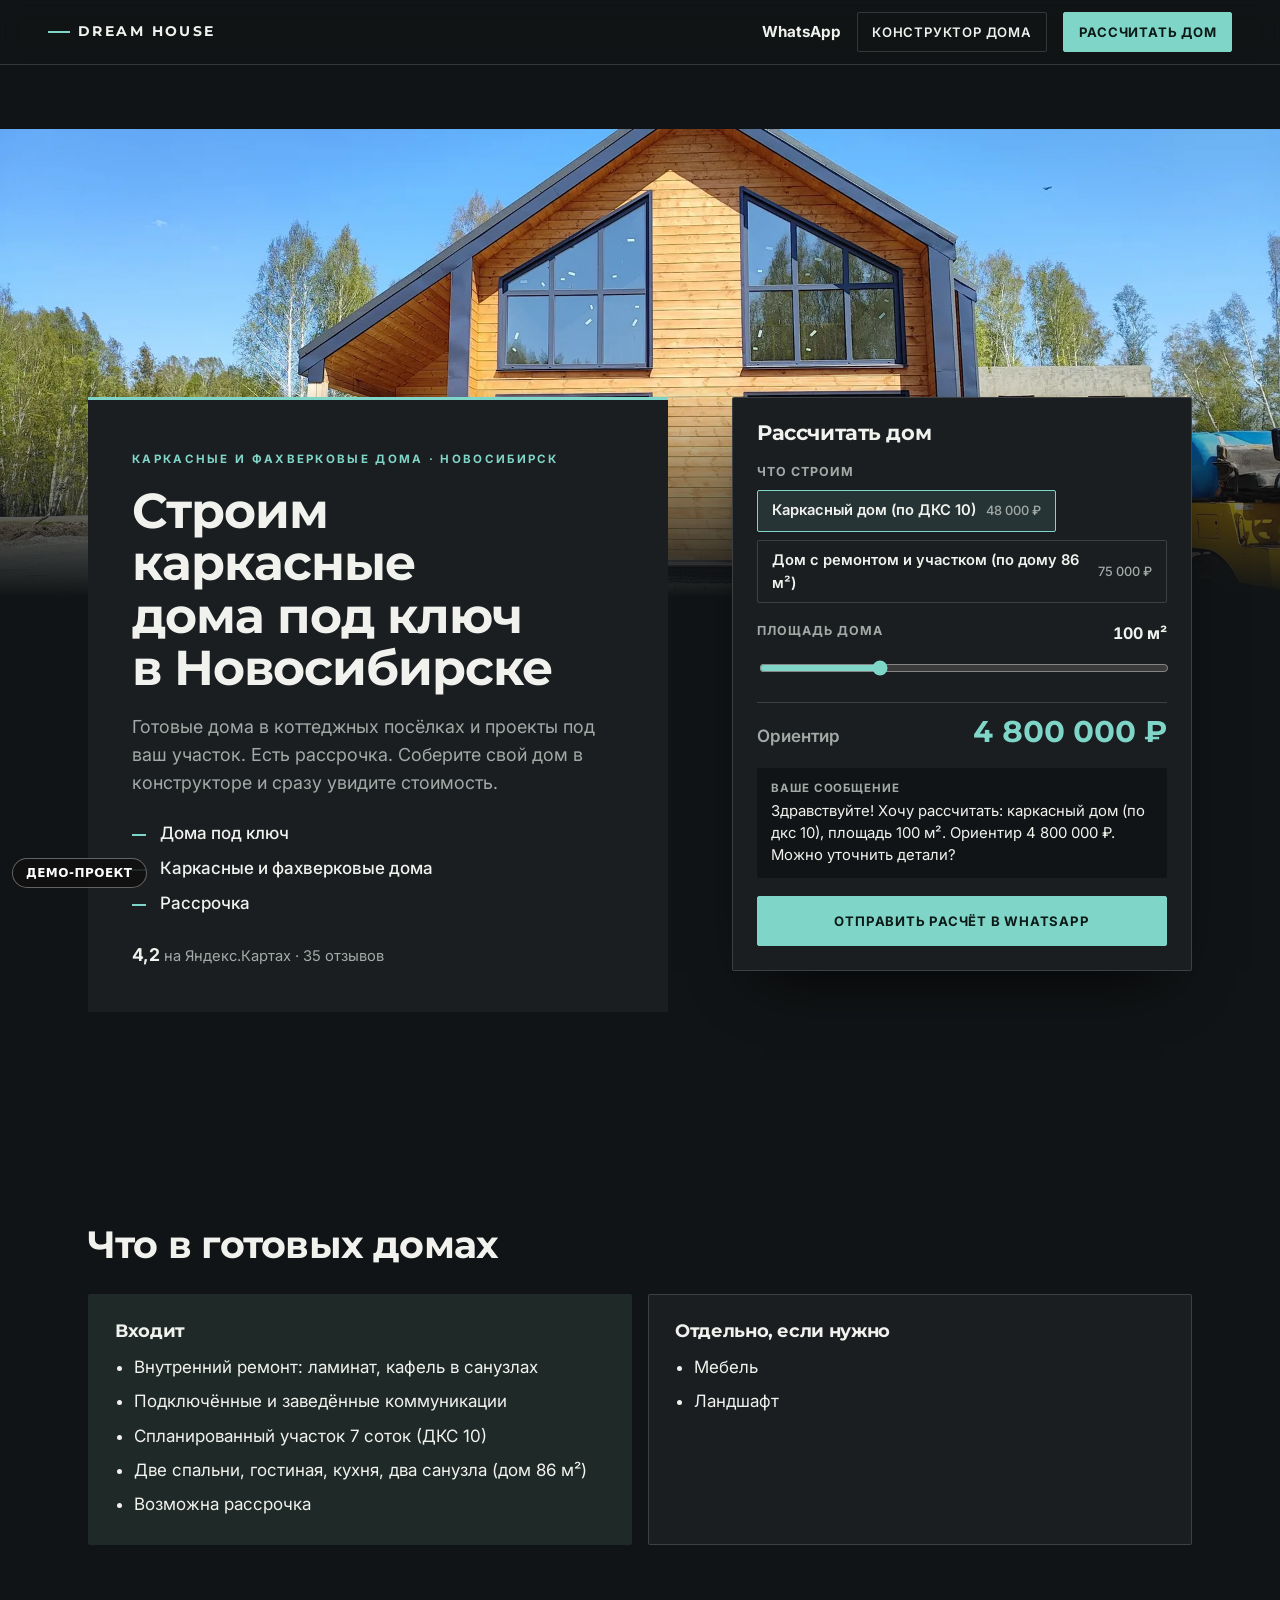
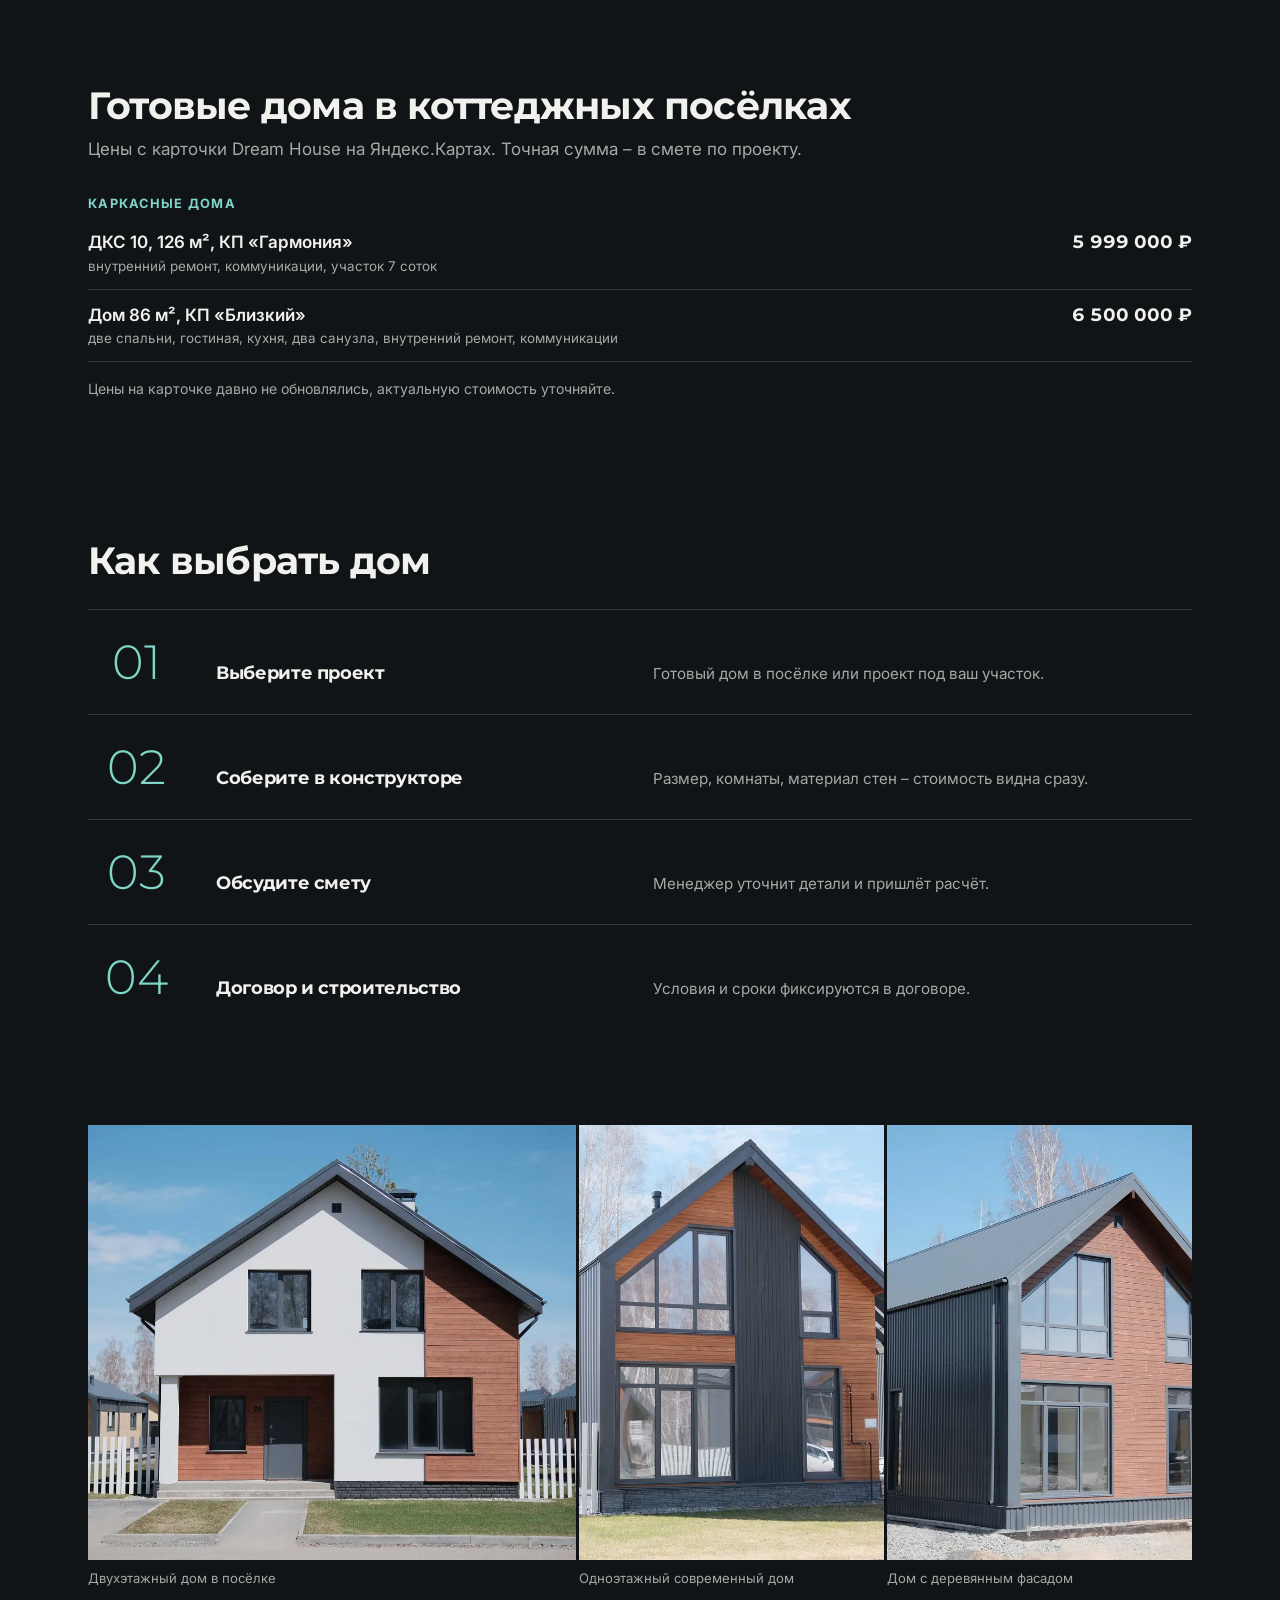
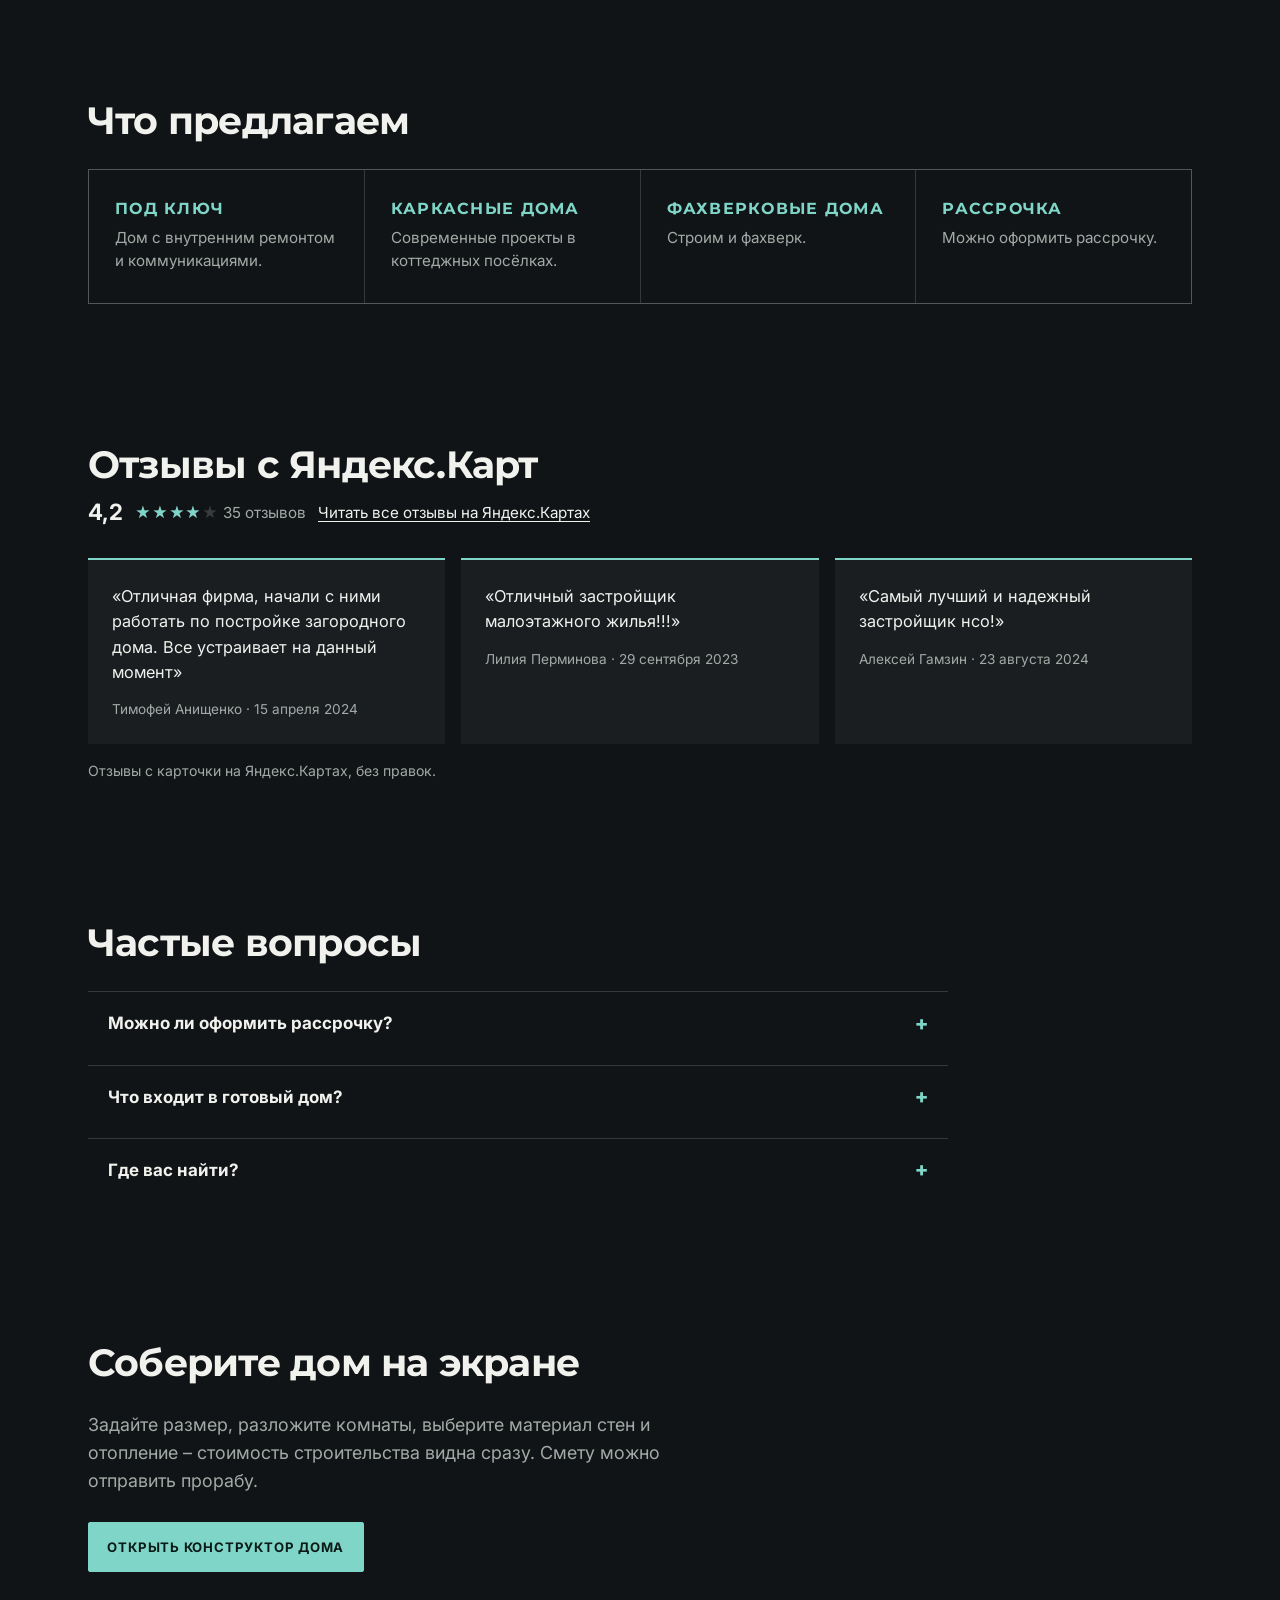
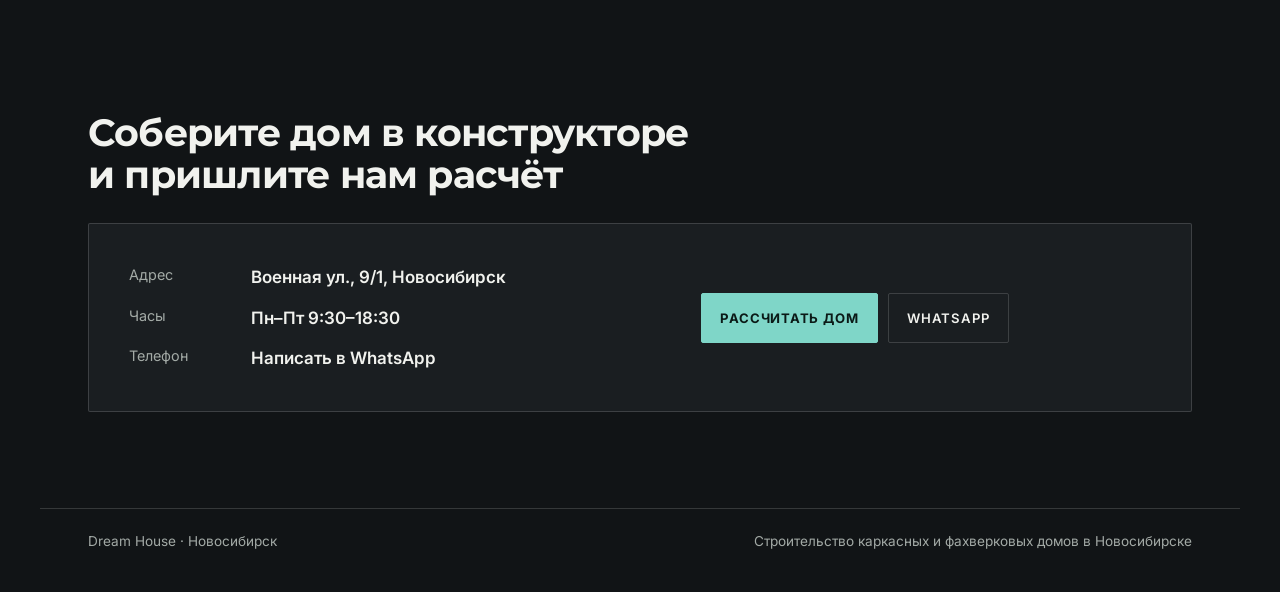
<file: index.html>
<!doctype html>
<html lang="ru">
<head>
<meta charset="utf-8">
<meta name="robots" content="noindex, nofollow" data-publish>
<meta name="viewport" content="width=device-width, initial-scale=1, viewport-fit=cover">
<title>Dream House · Строительство каркасных домов и коттеджей</title>
<meta name="description" content="Готовые дома в коттеджных посёлках и проекты под ваш участок. Есть рассрочка. Соберите свой дом в конструкторе и сразу увидите стоимость.">
<meta property="og:type" content="website">
<meta property="og:title" content="Строим каркасные дома под ключ в Новосибирске">
<meta property="og:description" content="Готовые дома в коттеджных посёлках и проекты под ваш участок. Есть рассрочка. Соберите свой дом в конструкторе и сразу увидите стоимость.">
<meta property="og:image" content="assets/hero.webp">
<link rel="preload" as="image" href="assets/hero.webp" fetchpriority="high">
<link rel="icon" href="data:image/svg+xml,%3Csvg xmlns=%27http://www.w3.org/2000/svg%27 viewBox=%270 0 32 32%27%3E%3Crect x=%276%27 y=%276%27 width=%2720%27 height=%2720%27 rx=%275%27 fill=%27%238f5626%27/%3E%3C/svg%3E">
<link rel="preconnect" href="https://fonts.googleapis.com">
<link rel="preconnect" href="https://fonts.gstatic.com" crossorigin>
<link href="https://fonts.googleapis.com/css2?family=Montserrat:wght@300;600;700&family=Inter:wght@400;500;600&display=swap" rel="stylesheet">
<style>
:root { --c-canvas: #e7e9e6; --c-surface: #f5f6f4; --c-ink: #1c2226; --c-ink-soft: #5a6269; --c-accent: #8f5626; --c-accent-ink: #fbf3e8; --c-accent-deep: #8f5626; --f-display: "Geologica", "Arial", system-ui, sans-serif; --f-text: "IBM Plex Sans", "Segoe UI", system-ui, sans-serif; --h1k: 1; }
</style>
<link rel="stylesheet" href="style-prod.css">
<link rel="stylesheet" href="hallmark.css">
</head>
<body class="s-prod" id="top" data-wa="79913773388" data-tg="" data-max=""><!--hm-demo-start--><div class="hm-demo-plate" title="Пример сайта: это демо-проект, а не официальный сайт компании">Демо-проект</div><style>.hm-demo-plate{position:fixed;left:12px;bottom:12px;z-index:2147483000;font:600 12px/1 system-ui,-apple-system,"Segoe UI",sans-serif;letter-spacing:.04em;text-transform:uppercase;color:#fff;background:rgba(17,17,17,.88);border:1px solid rgba(255,255,255,.35);border-radius:999px;padding:8px 13px;pointer-events:none}@media(max-width:640px){.hm-demo-plate{bottom:88px;left:10px;font-size:11px;padding:7px 11px}}</style><!--hm-demo-end-->
<header class="s-bar" data-s-bar>
  <a class="s-bar__brand" href="#top"><i aria-hidden="true"></i>Dream House</a>
  <div class="s-bar__right">
    <a class="s-bar__tel" data-s-msg="whatsapp" href="#">WhatsApp</a>
    <a class="s-btn s-btn--ghost s-btn--sm" href="kalkulyator.html">Конструктор дома</a>
    <a class="s-btn s-btn--sm" href="#widget">Рассчитать дом</a>
  </div>
</header>
<main>
  <section class="s-hero">
    <div class="s-hero__text">
      <p class="s-eyebrow">Каркасные и фахверковые дома · Новосибирск</p>
      <h1>Строим каркасные дома под ключ в Новосибирске</h1>
      <p class="s-lead">Готовые дома в коттеджных посёлках и проекты под ваш участок. Есть рассрочка. Соберите свой дом в конструкторе и сразу увидите стоимость.</p>
      <ul class="s-ticks"><li>Дома под ключ</li><li>Каркасные и фахверковые дома</li><li>Рассрочка</li></ul>
      <p class="s-rating"><b>4,2</b> на Яндекс.Картах · 35 отзывов</p>
      <figure class="s-hero__photo"><img class="" src="assets/hero.webp" alt="Современный каркасный дом с деревянным фасадом и панорамными окнами" loading="lazy" decoding="async"></figure>
    </div>
    <div class="s-hero__widget" id="widget"><form class="s-widget" data-s-calc data-base="0" data-min="0" data-min-note="минимальный заказ" data-per="{&quot;kind&quot;:&quot;area&quot;}" data-message="Здравствуйте! Хочу рассчитать: {выбор}. Ориентир {итого}. Можно уточнить детали?" onsubmit="return false">
      <h2 class="s-widget__title">Рассчитать дом</h2>
      <fieldset><legend>Что строим</legend><div class="s-chips"><label class="s-chip"><input type="radio" name="kind" value="0" data-label="Каркасный дом (по ДКС 10)" data-price="48000" checked><span>Каркасный дом (по ДКС 10)</span><small class="s-chip__p">48 000 ₽</small></label><label class="s-chip"><input type="radio" name="kind" value="1" data-label="Дом с ремонтом и участком (по дому 86 м²)" data-price="75000"><span>Дом с ремонтом и участком (по дому 86 м²)</span><small class="s-chip__p">75 000 ₽</small></label></div></fieldset>
      <div class="s-range"><label for="f-area"><span>Площадь дома</span><b><output data-s-out="area">100</output> м²</b></label>
      <input id="f-area" type="range" name="area" min="60" max="200" step="2" value="100" data-price="0" data-label="Площадь" data-unit="м²"></div>
      <p class="s-total"><span>Ориентир</span><b data-s-total>–</b></p>
      <div class="s-bubble" aria-live="polite"><span class="s-bubble__label">Ваше сообщение</span><p data-s-bubble></p></div>
      <div class="s-send">
        <a class="s-btn s-btn--wide" data-s-msg="whatsapp" href="#">Отправить расчёт в WhatsApp</a>
        
      </div>
      <p class="s-send__note" data-s-copied hidden>Текст скопирован – вставьте его в чат.</p>
      
    </form></div>
    <figure class="s-hero__bg" aria-hidden="true"><img class="" src="assets/hero.webp" alt="Современный каркасный дом с деревянным фасадом и панорамными окнами" decoding="async" fetchpriority="high"></figure>
  </section>

  <section class="s-section s-reveal">
    <header class="s-section__head"><h2>Что в готовых домах</h2></header>
    <div class="s-incl">
      <div><h3>Входит</h3><ul><li>Внутренний ремонт: ламинат, кафель в санузлах</li><li>Подключённые и заведённые коммуникации</li><li>Спланированный участок 7 соток (ДКС 10)</li><li>Две спальни, гостиная, кухня, два санузла (дом 86 м²)</li><li>Возможна рассрочка</li></ul></div>
      <div><h3>Отдельно, если нужно</h3><ul><li>Мебель</li><li>Ландшафт</li></ul></div>
    </div>
  </section>

  <section class="s-section s-reveal" id="prices">
    <header class="s-section__head"><h2>Готовые дома в коттеджных посёлках</h2><p>Цены с карточки Dream House на Яндекс.Картах. Точная сумма – в смете по проекту.</p></header>
    <div class="s-board"><div class="s-board__group">
      <h3 class="s-board__title">Каркасные дома</h3>
      <ul class="s-board__list">
        <li class="s-board__row"><span class="s-board__name">ДКС 10, 126 м², КП «Гармония»<em>внутренний ремонт, коммуникации, участок 7 соток</em></span><span class="s-board__dots" aria-hidden="true"></span><span class="s-board__price">5 999 000 ₽</span></li>
        <li class="s-board__row"><span class="s-board__name">Дом 86 м², КП «Близкий»<em>две спальни, гостиная, кухня, два санузла, внутренний ремонт, коммуникации</em></span><span class="s-board__dots" aria-hidden="true"></span><span class="s-board__price">6 500 000 ₽</span></li>
      </ul>
    </div></div>
    <p class="s-note">Цены на карточке давно не обновлялись, актуальную стоимость уточняйте.</p>
  </section>

  <section class="s-section s-reveal">
    <header class="s-section__head"><h2>Как выбрать дом</h2></header>
    <ol class="s-steps">
      <li class="s-steps__item"><span class="s-steps__n">01</span><h3>Выберите проект</h3><p>Готовый дом в посёлке или проект под ваш участок.</p></li>
      <li class="s-steps__item"><span class="s-steps__n">02</span><h3>Соберите в конструкторе</h3><p>Размер, комнаты, материал стен – стоимость видна сразу.</p></li>
      <li class="s-steps__item"><span class="s-steps__n">03</span><h3>Обсудите смету</h3><p>Менеджер уточнит детали и пришлёт расчёт.</p></li>
      <li class="s-steps__item"><span class="s-steps__n">04</span><h3>Договор и строительство</h3><p>Условия и сроки фиксируются в договоре.</p></li>
    </ol>
  </section>

  <section class="s-photos s-reveal" aria-label="Фото"><figure><img class="" src="assets/dom-1.webp" alt="Двухэтажный дом с кирпичным и белым фасадом" loading="lazy" decoding="async"><figcaption>Двухэтажный дом в посёлке</figcaption></figure><figure><img class="" src="assets/dom-2.webp" alt="Одноэтажный дом с плоской кровлей и большими окнами" loading="lazy" decoding="async"><figcaption>Одноэтажный современный дом</figcaption></figure><figure><img class="" src="assets/dom-3.webp" alt="Дом с двускатной крышей, деревом и тёмным сайдингом" loading="lazy" decoding="async"><figcaption>Дом с деревянным фасадом</figcaption></figure></section>

  <section class="s-section s-reveal">
    <header class="s-section__head"><h2>Что предлагаем</h2></header>
    <ul class="s-promises">
      <li><h3>Под ключ</h3><p>Дом с внутренним ремонтом и коммуникациями.</p></li>
      <li><h3>Каркасные дома</h3><p>Современные проекты в коттеджных посёлках.</p></li>
      <li><h3>Фахверковые дома</h3><p>Строим и фахверк.</p></li>
      <li><h3>Рассрочка</h3><p>Можно оформить рассрочку.</p></li>
    </ul>
  </section>

  <section class="s-section s-reveal">
    <header class="s-section__head s-section__head--reviews"><h2>Отзывы с Яндекс.Карт</h2><p class="s-reviews__rating"><span class="s-reviews__num">4,2</span><span class="s-reviews__stars" style="--r: 4.2" aria-label="рейтинг 4,2 из 5"></span><span class="s-reviews__count">35 отзывов</span><a class="s-reviews__all" href="https://yandex.ru/maps/org/dream_house/124275517952/" target="_blank" rel="noopener">Читать все отзывы на Яндекс.Картах</a></p></header>
    <ul class="s-reviews">
      <li><blockquote>«Отличная фирма, начали с ними работать по постройке загородного дома. Все устраивает на данный момент»</blockquote><p class="s-reviews__who">Тимофей Анищенко · 15 апреля 2024</p></li>
      <li><blockquote>«Отличный застройщик малоэтажного жилья!!!»</blockquote><p class="s-reviews__who">Лилия Перминова · 29 сентября 2023</p></li>
      <li><blockquote>«Самый лучший и надежный застройщик нсо!»</blockquote><p class="s-reviews__who">Алексей Гамзин · 23 августа 2024</p></li>
    </ul>
    <p class="s-note">Отзывы с карточки на Яндекс.Картах, без правок.</p>
  </section>

  <section class="s-section s-reveal">
    <header class="s-section__head"><h2>Частые вопросы</h2></header>
    <div class="s-faq"><details><summary>Можно ли оформить рассрочку?</summary><p>Да, на карточке компании указана рассрочка. Условия уточняйте у менеджера.</p></details><details><summary>Что входит в готовый дом?</summary><p>Внутренний ремонт (ламинат, кафель в санузлах), подключённые коммуникации, спланированный участок.</p></details><details><summary>Где вас найти?</summary><p>Новосибирск, ул. Военная, 9/1. Работаем с понедельника по пятницу с 9:30 до 18:30.</p></details></div>
  </section>

  <section class="s-section s-reveal" id="constructor">
    <header class="s-section__head"><h2>Соберите дом на экране</h2><p class="s-lead">Задайте размер, разложите комнаты, выберите материал стен и отопление – стоимость строительства видна сразу. Смету можно отправить прорабу.</p></header>
    <p><a class="s-btn" href="kalkulyator.html">Открыть конструктор дома</a></p>
  </section>
  <section class="s-section s-final s-reveal" id="contacts">
    <header class="s-section__head"><h2>Соберите дом в конструкторе и пришлите нам расчёт</h2></header>
    <div class="s-contacts">
      <dl>
        <div><dt>Адрес</dt><dd>Военная ул., 9/1, Новосибирск</dd></div>
        <div><dt>Часы</dt><dd>Пн–Пт 9:30–18:30</dd></div>
        <div><dt>Телефон</dt><dd><a data-s-msg="whatsapp" href="#">Написать в WhatsApp</a></dd></div>
      </dl>
      <div class="s-contacts__actions">
        <a class="s-btn" href="#widget">Рассчитать дом</a>
        <a class="s-btn s-btn--ghost" data-s-msg="whatsapp" href="#">WhatsApp</a>
        
      </div>
    </div>
  </section>
</main>
<footer class="s-foot"><p>Dream House · Новосибирск</p><p>Строительство каркасных и фахверковых домов в Новосибирске</p></footer>
<nav class="s-dock" aria-label="Быстрая связь"><a class="s-btn" href="#widget">Рассчитать дом</a><a class="s-btn s-btn--ghost" href="#">Позвонить</a></nav>
<script src="style.js" defer></script>
</body>
</html>
</file>
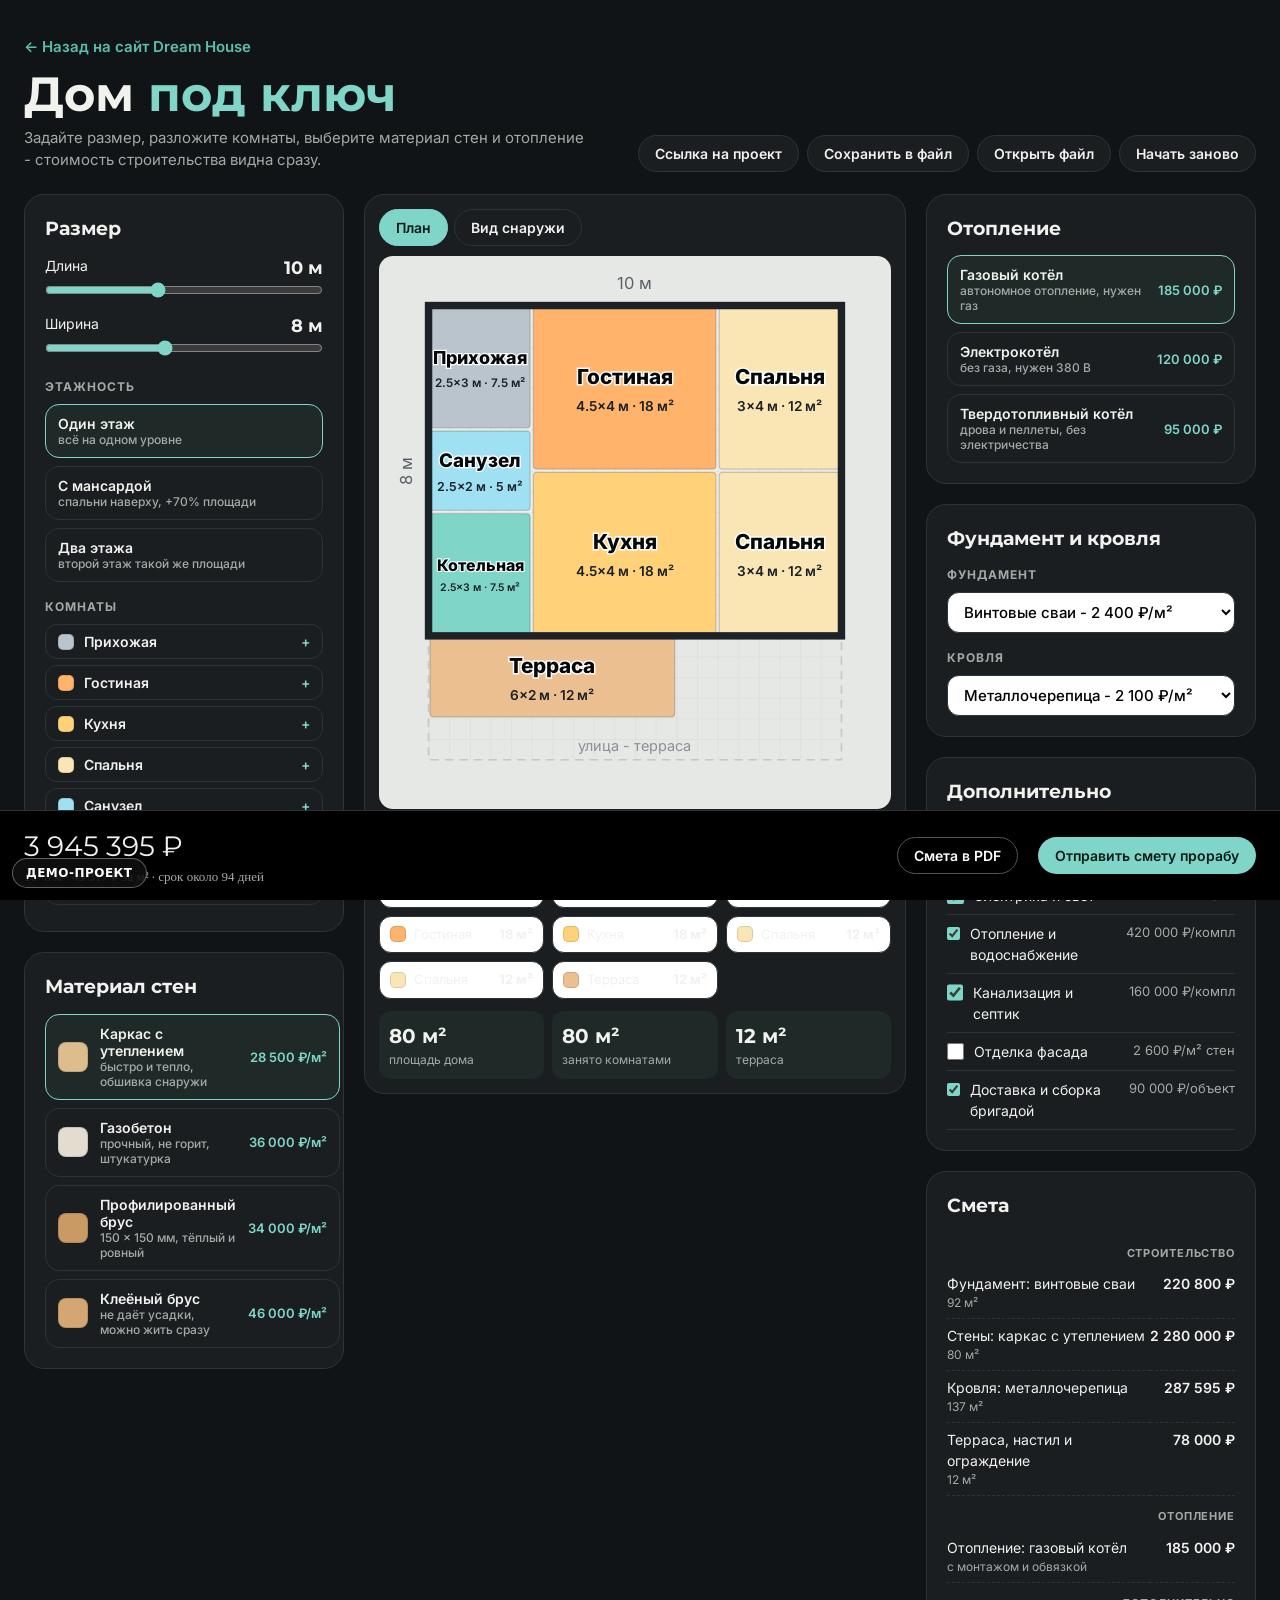
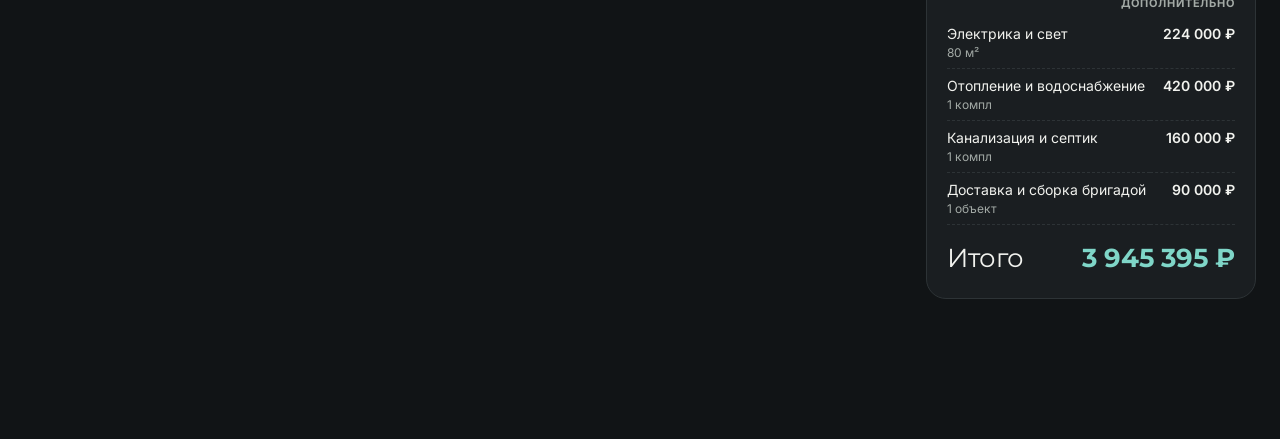
<file: kalkulyator.html>
<!doctype html>
<html lang="ru">
<head>
<meta charset="utf-8">
<meta name="viewport" content="width=device-width,initial-scale=1">
<title>Конструктор дома – Dream House, Новосибирск</title>
<link href="https://fonts.googleapis.com/css2?family=Montserrat:wght@300;600;700&family=Inter:wght@400;500;600&display=swap" rel="stylesheet">
<style>
:root{--bg:#e7e9e6;--card:#f5f6f4;--ink:#1c2226;--muted:#5a6269;--line:#d3d6d3;--acc:#8f5626;--acc2:#6f4119;--soft:#e5e2db}
*{box-sizing:border-box;margin:0}
body{background:var(--bg);color:var(--ink);font:15px/1.5 'IBM Plex Sans',system-ui,sans-serif}
h1,h2,h3{font-family:'Geologica',Arial,sans-serif;font-weight:700}
i.a{color:var(--acc);font-style:normal;font-weight:700}
header{padding:36px 24px 22px;max-width:1360px;margin:auto;display:flex;flex-wrap:wrap;gap:18px;align-items:flex-end;justify-content:space-between}
header h1{font-size:clamp(30px,4vw,48px);line-height:1.05}
header p{color:var(--muted);margin-top:8px;max-width:560px}
.tools{display:flex;flex-wrap:wrap;gap:8px}
button{font:600 14px 'IBM Plex Sans';border:1px solid var(--line);background:var(--card);color:var(--ink);padding:9px 16px;border-radius:40px;cursor:pointer;transition:.15s}
button:hover{border-color:var(--acc);color:var(--acc)}
.pri{background:var(--acc);color:#fff;border-color:var(--acc)}.pri:hover{background:var(--acc2);color:#fff}
main{max-width:1360px;margin:auto;padding:0 24px 120px;display:grid;grid-template-columns:320px 1fr 330px;gap:20px;align-items:start}
.card{background:var(--card);border:1px solid var(--line);border-radius:20px;padding:20px;margin-bottom:20px}
.card h3{font-size:19px;margin-bottom:12px}
.lbl{font-size:12px;text-transform:uppercase;letter-spacing:.08em;color:var(--muted);font-weight:700;margin:16px 0 8px}
.lbl:first-of-type{margin-top:0}
.row2{display:grid;grid-template-columns:1fr 1fr;gap:10px}
input[type=text],input[type=tel],select{width:100%;font:500 15px 'IBM Plex Sans';padding:9px 12px;border:1px solid var(--line);border-radius:12px;background:#fff}
.rng{display:flex;justify-content:space-between;font-size:14px}.rng b{font-family:'Geologica';font-size:18px}
input[type=range]{width:100%;accent-color:var(--acc)}
.opts{display:grid;gap:8px}
.opt{display:flex;gap:12px;align-items:center;text-align:left;border-radius:14px;padding:10px 12px;width:100%}
.opt.on{border-color:var(--acc);background:var(--soft);color:var(--ink)}
.opt small{display:block;color:var(--muted);font-weight:500;font-size:12px}
.opt .pr{margin-left:auto;font-size:13px;color:var(--acc);white-space:nowrap}
.opt .sw{width:30px;height:30px;border-radius:8px;flex:none}
.zbtn{display:flex;align-items:center;gap:10px;width:100%;text-align:left;border-radius:12px;margin-bottom:6px;padding:8px 12px}
.sw{width:16px;height:16px;border-radius:5px;flex:none;border:1px solid rgba(0,0,0,.12)}
.view{background:var(--card);border:1px solid var(--line);border-radius:20px;padding:14px;margin-bottom:20px}
.tabs{display:flex;gap:6px;margin-bottom:10px}.tabs button.on{background:var(--ink);color:#fff;border-color:var(--ink)}
svg{display:block;width:100%;height:auto;user-select:none;touch-action:none}
#plan{background:#e5e8e5;border-radius:14px}
.hint{font-size:13px;color:var(--muted);margin-top:10px}
.rlist{margin-top:12px;display:grid;grid-template-columns:repeat(auto-fill,minmax(160px,1fr));gap:8px}
.ri{display:flex;gap:8px;align-items:center;padding:8px 10px;border:1px solid var(--line);border-radius:12px;font-size:13px;background:#fff;cursor:pointer}
.ri b{margin-left:auto}.ri.sel{border-color:var(--acc);box-shadow:0 0 0 2px var(--soft)}
.ri.warn{background:#f1e6da}
label.ck{display:flex;gap:10px;align-items:flex-start;padding:8px 0;border-bottom:1px solid var(--line);cursor:pointer;font-size:14px}
label.ck input{accent-color:var(--acc);width:17px;height:17px;margin-top:2px}
label.ck span.p{margin-left:auto;color:var(--muted);font-size:13px;white-space:nowrap}
.est table{width:100%;border-collapse:collapse;font-size:14px}
.est td{padding:6px 0;border-bottom:1px dashed var(--line);vertical-align:top}
.est td:last-child{text-align:right;white-space:nowrap;font-weight:600}
.est .sec td{border:0;padding-top:12px;font-size:11px;text-transform:uppercase;letter-spacing:.08em;color:var(--muted);font-weight:700}
.est .q{color:var(--muted);font-size:12px}
.tot{display:flex;justify-content:space-between;align-items:baseline;margin-top:14px;font-family:'Geologica';font-size:26px}.tot b{color:var(--acc)}
.facts{display:grid;grid-template-columns:repeat(3,1fr);gap:8px;margin-top:12px}
.facts div{background:var(--soft);border-radius:12px;padding:10px;font-size:12px;color:var(--muted)}
.facts b{display:block;font-family:'Geologica';font-size:20px;color:var(--ink)}
.note{font-size:13px;background:#f1e6da;color:var(--acc2);padding:10px 12px;border-radius:12px;margin-top:10px}
.sticky{position:fixed;left:0;right:0;bottom:0;background:var(--ink);color:#fff;z-index:5}
.sticky .in{max-width:1360px;margin:auto;padding:14px 24px;display:flex;align-items:center;gap:20px;flex-wrap:wrap}
.sticky .sum{font-family:'Geologica';font-size:28px}.sticky small{opacity:.7;display:block;font-size:13px;font-family:'IBM Plex Sans'}
.sticky .sp{flex:1}
.modal{position:fixed;inset:0;background:rgba(30,29,27,.5);display:none;place-items:center;z-index:9;padding:16px}
.modal.on{display:grid}.modal .card{max-width:420px;width:100%}.modal .card>*+*{margin-top:10px}
.toast{position:fixed;left:50%;top:20px;transform:translateX(-50%);background:var(--ink);color:#fff;padding:10px 18px;border-radius:30px;opacity:0;transition:.3s;z-index:10;pointer-events:none}.toast.on{opacity:1}
@media(max-width:1100px){main{grid-template-columns:1fr 1fr}.mid{grid-column:1/-1;order:-1}}
@media(max-width:700px){main{grid-template-columns:1fr;padding:0 16px 140px}header{padding:24px 16px}}
@media print{header .tools,.sticky,.side,.modal,.hint,.tabs{display:none!important}main{display:block}}
</style>
<style id="hm">:root{--bg:#111416;--card:#1a1e21;--ink:#f1f2ee;--muted:#a3aaa6;--line:#2d3336;--acc:#7fd6c8;--acc2:#5bbfae;--soft:#1f2a28}body{font-family:'Inter',system-ui,sans-serif}h1,h2,h3,.rng b,.tot,.sum,.facts b{font-family:'Montserrat',system-ui,sans-serif!important}button,input,select{font-family:'Inter',system-ui,sans-serif}.pri,.pri:hover{color:#0b1a17!important}.sticky{background:#000!important;color:#f1f2ee;border-top:1px solid #2d3336}.sticky button{color:#f1f2ee;border-color:#555}.sticky .pri{color:#0b1a17;border-color:transparent}.view,.card{border:1px solid var(--line)}button{color:var(--ink)}.opt.on,.zbtn:hover{color:var(--ink)}svg text{font-family:'Inter',system-ui,sans-serif!important}.tabs button.on{background:var(--acc)!important;color:#0b1a17!important;border-color:var(--acc)!important}</style>
</head>
<body><!--hm-demo-start--><div class="hm-demo-plate" title="Пример сайта: это демо-проект, а не официальный сайт компании">Демо-проект</div><style>.hm-demo-plate{position:fixed;left:12px;bottom:12px;z-index:2147483000;font:600 12px/1 system-ui,-apple-system,"Segoe UI",sans-serif;letter-spacing:.04em;text-transform:uppercase;color:#fff;background:rgba(17,17,17,.88);border:1px solid rgba(255,255,255,.35);border-radius:999px;padding:8px 13px;pointer-events:none}@media(max-width:640px){.hm-demo-plate{bottom:88px;left:10px;font-size:11px;padding:7px 11px}}</style><!--hm-demo-end-->
<header>
  <div><a href="index.html" style="display:inline-block;margin-bottom:10px;color:var(--acc2);font-weight:600;text-decoration:none">← Назад на сайт Dream House</a><h1>Дом <i class="a">под ключ</i></h1><p>Задайте размер, разложите комнаты, выберите материал стен и отопление - стоимость строительства видна сразу.</p></div>
  <div class="tools">
    <button onclick="share()">Ссылка на проект</button>
    <button onclick="saveFile()">Сохранить в файл</button>
    <button onclick="fileIn.click()">Открыть файл</button>
    <button onclick="if(confirm('Начать заново?')){S=demo();sel=-1;render()}">Начать заново</button>
    <input type="file" id="fileIn" accept=".json" hidden>
  </div>
</header>

<main>
  <aside class="side">
    <div class="card">
      <h3>Размер</h3>
      <div class="rng"><span>Длина</span><b id="Lv"></b></div><input type="range" id="L" min="6" max="16" step="0.5">
      <div class="rng" style="margin-top:8px"><span>Ширина</span><b id="Wv"></b></div><input type="range" id="W" min="5" max="12" step="0.5">
      <div class="lbl">Этажность</div>
      <div class="opts" id="floors"></div>
      <div class="lbl">Комнаты</div>
      <div id="zbtns"></div>
    </div>
    <div class="card">
      <h3>Материал стен</h3>
      <div class="opts" id="mat"></div>
    </div>
  </aside>

  <section class="mid">
    <div class="view">
      <div class="tabs"><button id="t1" class="on" onclick="mode('plan')">План</button><button id="t2" onclick="mode('vid')">Вид снаружи</button></div>
      <svg id="plan"></svg>
      <svg id="vid" style="display:none;background:linear-gradient(#e5e2db,#e7e9e6);border-radius:14px"></svg>
      <p class="hint" id="hint">Комнату двигают мышкой или пальцем, размер меняют за уголок справа внизу. Шаг - 0,5 м. Delete - удалить комнату.</p>
      <div class="rlist" id="rlist"></div>
      <div class="facts" id="facts"></div>
      <div id="notes"></div>
    </div>
  </section>

  <aside>
    <div class="card"><h3>Отопление</h3><div class="opts" id="pech"></div></div>
    <div class="card"><h3>Фундамент и кровля</h3>
      <div class="lbl">Фундамент</div><select id="fund"></select>
      <div class="lbl">Кровля</div><select id="krov"></select>
    </div>
    <div class="card"><h3>Дополнительно</h3><div id="dop"></div></div>
    <div class="card est"><h3>Смета</h3><table id="est"></table><div class="tot"><span>Итого</span><b id="tot"></b></div></div>
  </aside>
</main>

<div class="sticky"><div class="in">
  <div><div class="sum" id="tot2"></div><small id="per"></small></div><div class="sp"></div>
  <button onclick="print()" style="background:transparent;color:#fff;border-color:#555">Смета в PDF</button>
  <button class="pri" onclick="modal.classList.add('on')">Отправить смету прорабу</button>
</div></div>

<div class="modal" id="modal" onclick="if(event.target==this)this.classList.remove('on')"><form class="card" onsubmit="send(event)">
  <h3>Смета <i class="a">прорабу</i></h3>
  <p style="color:var(--muted);font-size:14px">Проект и смета уйдут прорабу. Он свяжется с вами, уточнит участок и сроки.</p>
  <input type="text" placeholder="Как вас зовут" required>
  <input type="tel" placeholder="Телефон" required>
  <button class="pri" style="width:100%">Отправить</button>
</form></div>
<div class="toast" id="toast"></div>

<script>
const ROOMS={
 prihozhaya:{n:'Прихожая',c:'#b9c4cc',min:4},
 gostinaya:{n:'Гостиная',c:'#ffb36b',min:16},
 kuhnya:{n:'Кухня',c:'#ffd27a',min:8},
 spalnya:{n:'Спальня',c:'#f9e6b4',min:9},
 sanuzel:{n:'Санузел',c:'#9fe0f2',min:3},
 kotelnaya:{n:'Котельная',c:'#7fd6c8',min:3},
 terrasa:{n:'Терраса',c:'#ebbf90',min:4,out:true}
};
const MAT=[['karkas','Каркас с утеплением','быстро и тепло, обшивка снаружи',28500,'#DDBC8E'],
 ['gaz','Газобетон','прочный, не горит, штукатурка',36000,'#E3DDD0'],
 ['brus','Профилированный брус','150 × 150 мм, тёплый и ровный',34000,'#C99A64'],
 ['kleen','Клеёный брус','не даёт усадки, можно жить сразу',46000,'#D4A673']];
const PECH=[['gaz','Газовый котёл','автономное отопление, нужен газ',185000],
 ['elek','Электрокотёл','без газа, нужен 380 В',120000],
 ['tverd','Твердотопливный котёл','дрова и пеллеты, без электричества',95000]];
const FUND=[['vint','Винтовые сваи',2400],['lent','Мелкозаглублённая лента',5200],['plita','Монолитная плита',7400]];
const KROV=[['metall','Металлочерепица',2100],['myagk','Гибкая черепица',2900],['falc','Фальцевая кровля',3600]];
const DOP=[['otdelka','Чистовая отделка внутри',9500,'м² жилой','in'],['elektr','Электрика и свет',2800,'м²','in'],
 ['otopl','Отопление и водоснабжение',420000,'компл','one'],['kanal','Канализация и септик',160000,'компл','one'],
 ['fasad','Отделка фасада',2600,'м² стен','wall'],['dostavka','Доставка и сборка бригадой',90000,'объект','one']];
const fmt=n=>Math.round(n).toLocaleString('ru-RU')+' ₽';
const r1=n=>Math.round(n*10)/10;
function demo(){return{L:10,W:8,fl:1,mat:'karkas',pech:'gaz',fund:'vint',krov:'metall',dop:{otdelka:false,elektr:true,otopl:true,kanal:true,dostavka:true},
 rooms:[{t:'prihozhaya',x:0,y:0,w:2.5,h:3},{t:'sanuzel',x:0,y:3,w:2.5,h:2},{t:'kotelnaya',x:0,y:5,w:2.5,h:3},{t:'gostinaya',x:2.5,y:0,w:4.5,h:4},{t:'kuhnya',x:2.5,y:4,w:4.5,h:4},{t:'spalnya',x:7,y:0,w:3,h:4},{t:'spalnya',x:7,y:4,w:3,h:4},{t:'terrasa',x:0,y:8,w:6,h:2}]}}
let S=demo(),sel=-1,drag=null,view='plan';
try{if(location.hash.length>2)S=JSON.parse(decodeURIComponent(escape(atob(location.hash.slice(1)))))}catch(e){}

// constructor controls
const opts=(el,arr,key,priceFn)=>{el.innerHTML=arr.map(a=>`<button class="opt" data-v="${a[0]}">${a[4]?`<span class="sw" style="background:${a[4]}"></span>`:''}<span>${a[1]}<small>${a[2]}</small></span><span class="pr">${priceFn(a)}</span></button>`).join('');
 el.onclick=e=>{const b=e.target.closest('.opt');if(b){S[key]=b.dataset.v;render()}}};
opts(mat,MAT,'mat',a=>a[3].toLocaleString('ru-RU')+' ₽/м²');
opts(pech,PECH,'pech',a=>fmt(a[3]));
floors.innerHTML=[[1,'Один этаж','всё на одном уровне'],[1.5,'С мансардой','спальни наверху, +70% площади'],[2,'Два этажа','второй этаж такой же площади']].map(a=>`<button class="opt" data-v="${a[0]}"><span>${a[1]}<small>${a[2]}</small></span></button>`).join('');
floors.onclick=e=>{const b=e.target.closest('.opt');if(b){S.fl=+b.dataset.v;render()}};
fund.innerHTML=FUND.map(a=>`<option value="${a[0]}">${a[1]} - ${a[2].toLocaleString('ru-RU')} ₽/м²</option>`).join('');
krov.innerHTML=KROV.map(a=>`<option value="${a[0]}">${a[1]} - ${a[2].toLocaleString('ru-RU')} ₽/м²</option>`).join('');
fund.onchange=()=>{S.fund=fund.value;render()};krov.onchange=()=>{S.krov=krov.value;render()};
zbtns.innerHTML=Object.entries(ROOMS).map(([k,r])=>`<button class="zbtn" onclick="addRoom('${k}')"><span class="sw" style="background:${r.c}"></span>${r.n}<span style="margin-left:auto;color:var(--acc)">+</span></button>`).join('');
L.oninput=W.oninput=()=>{S.L=+L.value;S.W=+W.value;S.rooms.forEach(clamp);render()};

function bounds(r){return ROOMS[r.t].out?{W:S.L,H:S.W+3}:{W:S.L,H:S.W}}
function clamp(r){const b=bounds(r);r.w=Math.min(r.w,b.W);r.h=Math.min(r.h,b.H);r.x=Math.max(0,Math.min(b.W-r.w,r.x));r.y=Math.max(0,Math.min(b.H-r.h,r.y))}
function addRoom(t){const m=ROOMS[t],s=Math.max(1.5,Math.round(Math.sqrt(m.min)*2)/2);const r={t,x:0,y:m.out?S.W:0,w:s,h:s};clamp(r);S.rooms.push(r);sel=S.rooms.length-1;render()}

// plan svg
const NS='http://www.w3.org/2000/svg';
function el(n,a,p){const e=document.createElementNS(NS,n);for(const k in a)e.setAttribute(k,a[k]);p&&p.appendChild(e);return e}
function toM(e){const p=plan.createSVGPoint();p.x=e.clientX;p.y=e.clientY;const q=p.matrixTransform(plan.getScreenCTM().inverse());return[q.x,q.y]}
function drawPlan(){const P=1.2,H=S.W+3;plan.innerHTML='';plan.setAttribute('viewBox',`${-P} ${-P} ${S.L+P*2} ${H+P*2}`);
 const d=el('defs',{},plan),pt=el('pattern',{id:'g',width:.5,height:.5,patternUnits:'userSpaceOnUse'},d);el('path',{d:'M.5 0H0V.5',fill:'none',stroke:'#d3d6d3','stroke-width':.02},pt);
 el('rect',{x:0,y:S.W,width:S.L,height:3,fill:'url(#g)',stroke:'#c4c8c6','stroke-width':.04,'stroke-dasharray':'.2 .15'},plan);
 el('text',{x:S.L/2,y:S.W+2.8,'text-anchor':'middle','font-size':.35,fill:'#8a9096','font-family':'IBM Plex Sans'},plan).textContent='улица - терраса';
 el('rect',{x:0,y:0,width:S.L,height:S.W,fill:'#eef0ee'},plan);el('rect',{x:0,y:0,width:S.L,height:S.W,fill:'url(#g)'},plan);
 S.rooms.forEach((r,i)=>{const m=ROOMS[r.t],g=el('g',{},plan);
  const re=el('rect',{x:r.x+.04,y:r.y+.04,width:r.w-.08,height:r.h-.08,rx:.08,fill:m.c,stroke:i==sel?'#8f5626':'rgba(0,0,0,.18)','stroke-width':i==sel?.1:.03,style:'cursor:move'},g);
  re.onpointerdown=e=>{sel=i;start(e,i,false);drawPlan();renderList()};
  const fs=Math.min(.5,r.w/5.5,(r.w-.35)/(m.n.length*.62));
  el('text',{x:r.x+r.w/2,y:r.y+r.h/2-fs*.2,'text-anchor':'middle','font-size':fs,'font-family':'IBM Plex Sans','font-weight':800,fill:'#06090b',stroke:'#ffffff','stroke-width':fs*.14,'paint-order':'stroke','pointer-events':'none'},g).textContent=m.n;
  el('text',{x:r.x+r.w/2,y:r.y+r.h/2+fs*1.1,'text-anchor':'middle','font-size':fs*.66,'font-family':'IBM Plex Sans','font-weight':600,fill:'#1b2125','pointer-events':'none'},g).textContent=`${r.w}×${r.h} м · ${r1(r.w*r.h)} м²`;
  if(i==sel){const h=el('rect',{x:r.x+r.w-.32,y:r.y+r.h-.32,width:.3,height:.3,rx:.06,fill:'#fff',stroke:'#8f5626','stroke-width':.06,style:'cursor:nwse-resize'},g);h.onpointerdown=e=>{e.stopPropagation();start(e,i,true)}}});
 el('rect',{x:0,y:0,width:S.L,height:S.W,fill:'none',stroke:'#1c2226','stroke-width':.18,'pointer-events':'none'},plan);
 el('text',{x:S.L/2,y:-.4,'text-anchor':'middle','font-size':.4,fill:'#5a6269','font-family':'IBM Plex Sans'},plan).textContent=S.L+' м';
 el('text',{x:-.4,y:S.W/2,'text-anchor':'middle','font-size':.4,fill:'#5a6269','font-family':'IBM Plex Sans',transform:`rotate(-90 -0.4 ${S.W/2})`},plan).textContent=S.W+' м';
 plan.onpointerdown=e=>{if(e.target==plan||(e.target.tagName=='rect'&&!e.target.style.cursor)){sel=-1;drawPlan();renderList()}}}
function start(e,i,rs){e.preventDefault();const r=S.rooms[i];drag={i,rs,m:toM(e),o:{...r}}}
addEventListener('pointermove',e=>{if(!drag)return;const m=toM(e),r=S.rooms[drag.i],b=bounds(r),sn=v=>Math.round(v*2)/2,dx=m[0]-drag.m[0],dy=m[1]-drag.m[1];
 if(drag.rs){r.w=Math.max(1,Math.min(b.W-r.x,sn(drag.o.w+dx)));r.h=Math.max(1,Math.min(b.H-r.y,sn(drag.o.h+dy)))}
 else{r.x=sn(drag.o.x+dx);r.y=sn(drag.o.y+dy);clamp(r)}drawPlan();renderList();renderEst()});
addEventListener('pointerup',()=>{if(drag){drag=null;render()}});
addEventListener('keydown',e=>{if((e.key=='Delete'||e.key=='Backspace')&&sel>-1&&!/INPUT|SELECT/.test(document.activeElement.tagName)){S.rooms.splice(sel,1);sel=-1;render()}});

// outside view
function drawVid(){const m=MAT.find(a=>a[0]==S.mat),wall=m[4],L=S.L,h=S.fl>=2?5.2:2.7,roofH=S.fl>1?2.6:1.8,dz=S.W*.45;
 const roofC={metall:'#8E3B33',myagk:'#5B4A42',falc:'#5F6B66'}[S.krov];vid.innerHTML='';
 vid.setAttribute('viewBox',`-2 ${-roofH-1.5} ${L+dz+4} ${h+roofH+3.6}`);
 el('ellipse',{cx:(L+dz)/2,cy:h+.35,rx:(L+dz)/1.6,ry:.5,fill:'#C9D3A8',opacity:.6},vid);
 // side wall
 el('polygon',{points:`${L},0 ${L+dz},${-dz*.5} ${L+dz},${h-dz*.5} ${L},${h}`,fill:wall,style:'filter:brightness(.8)'},vid);
 el('polygon',{points:`${L},0 ${L+dz/2},${-roofH-dz*.25} ${L+dz},${-dz*.5}`,fill:wall,style:'filter:brightness(.8)'},vid);
 // front wall
 el('rect',{x:0,y:0,width:L,height:h,fill:wall},vid);
 const step=S.mat=='karkas'?.15:S.mat=='gaz'?.3:.2;
 for(let y=step;y<h;y+=step)el('line',{x1:0,y1:y,x2:L,y2:y,stroke:'rgba(70,40,15,.22)','stroke-width':.02},vid);
 // roof
 el('polygon',{points:`-0.4,0.05 ${L/2},${-roofH} ${L+.4},.05`,fill:'none'},vid);
 el('polygon',{points:`-.4,.1 ${dz/2-.4},${-roofH-dz*.25} ${L+dz/2+.4},${-roofH-dz*.25} ${L+.4},.1`,fill:roofC},vid);
 el('polygon',{points:`${L+.4},.1 ${L+dz/2+.4},${-roofH-dz*.25} ${L+dz+.3},${-dz*.5+.05}`,fill:roofC,style:'filter:brightness(.75)'},vid);
 // door & windows
 el('rect',{x:.5,y:.4,width:.8,height:h-.4,fill:'#6B4A30',rx:.05},vid);
 const win=(x,y,w,hh)=>{el('rect',{x,y,width:w,height:hh,fill:'#CFE2E8',stroke:'#f5f6f4','stroke-width':.08},vid)};
 win(L*.35,.7,1.2,1.2);if(L>8)win(L*.62,.7,1.2,1.2);win(L*.86,.7,.9,1.2);if(S.fl>=2){win(L*.12,3.3,1.2,1.2);win(L*.35,3.3,1.2,1.2);win(L*.62,3.3,1.2,1.2);win(L*.86,3.3,.9,1.2)}
 if(S.fl==1.5)win(dz/2+L/2-.4,-roofH*.55,.8,.6);
 // chimney
 el('rect',{x:L*.78,y:-roofH*.85,width:.35,height:roofH*.8,fill:S.pech=='gaz'||S.pech=='tverd'?'#7B7068':'none'},vid);
 // terrace
 const t=S.rooms.filter(r=>r.t=='terrasa').reduce((s,r)=>s+r.w*r.h,0);
 if(t){const tw=Math.min(L,Math.sqrt(t)*1.6);el('rect',{x:0,y:h-.05,width:tw,height:.25,fill:'#A7794F'},vid);[0,tw-.1].forEach(x=>el('rect',{x,y:.1,width:.1,height:h-.15,fill:'#8E6C4E'},vid))}
  el('text',{x:(L+dz)/2,y:h+1.4,'text-anchor':'middle','font-size':.38,fill:'#5a6269','font-family':'IBM Plex Sans'},vid).textContent=`${m[1]} · ${KROV.find(a=>a[0]==S.krov)[1].toLowerCase()}`}
function mode(v){view=v;plan.style.display=v=='plan'?'':'none';vid.style.display=v=='vid'?'':'none';t1.classList.toggle('on',v=='plan');t2.classList.toggle('on',v=='vid');hint.style.display=v=='plan'?'':'none'}

function sums(){const inside=S.rooms.filter(r=>!ROOMS[r.t].out),out=S.rooms.filter(r=>r.t=='terrasa'),A=S.L*S.W;
 const used=inside.reduce((s,r)=>s+r.w*r.h,0),ter=out.reduce((s,r)=>s+r.w*r.h,0);
 const mans=A*(S.fl-1),wall=2*(S.L+S.W)*2.7*(S.fl>=2?2:1)+(S.fl==1.5?S.W*S.L*.4:0);return{A,used,ter,mans,wall,inA:A+mans}}
function renderList(){const A=S.L*S.W;
 rlist.innerHTML=S.rooms.map((r,i)=>{const m=ROOMS[r.t],a=r.w*r.h;return`<div class="ri ${i==sel?'sel':''} ${a<m.min?'warn':''}" onclick="sel=${i};drawPlan();renderList()"><span class="sw" style="background:${m.c}"></span>${m.n}<b>${r1(a)} м²</b></div>`}).join('');
 const s=sums();facts.innerHTML=`<div><b>${A} м²</b>площадь дома</div><div><b>${r1(s.used)} м²</b>занято комнатами</div><div><b>${r1(s.ter)} м²</b>терраса</div>`;
 const n=[];S.rooms.forEach(r=>{const m=ROOMS[r.t];if(r.w*r.h<m.min)n.push(`${m.n} меньше ${m.min} м² - будет тесно`)});
 if(!S.rooms.some(r=>r.t=='kuhnya'))n.push('В проекте нет кухни');if(!S.rooms.some(r=>r.t=='spalnya'))n.push('В проекте нет спальни');
 if(s.used>A+.01)n.push('Комнаты не помещаются - увеличьте дом');
 notes.innerHTML=n.map(t=>`<div class="note">${t}</div>`).join('')}

function calc(){const s=sums(),rows=[];let sum=0;const sec=n=>rows.push({sec:n}),add=(n,q,v)=>{rows.push({n,q,v});sum+=v};
 const m=MAT.find(a=>a[0]==S.mat),f=FUND.find(a=>a[0]==S.fund),k=KROV.find(a=>a[0]==S.krov),p=PECH.find(a=>a[0]==S.pech);
 sec('Строительство');
 add('Фундамент: '+f[1].toLowerCase(),r1(s.A+s.ter)+' м²',(s.A+s.ter)*f[2]);
 add('Стены: '+m[1].toLowerCase(),r1(s.inA)+' м²',s.inA*m[3]);
 const ka=(S.L+1)*(S.W+1)*1.25+(s.ter?s.ter*1.1:0);add('Кровля: '+k[1].toLowerCase(),r1(ka)+' м²',ka*k[2]);
 if(s.ter)add('Терраса, настил и ограждение',r1(s.ter)+' м²',s.ter*6500);
  sec('Отопление');add('Отопление: '+p[1].toLowerCase(),'с монтажом и обвязкой',p[3]);
 const ds=DOP.filter(d=>S.dop[d[0]]);if(ds.length)sec('Дополнительно');
 ds.forEach(d=>{const q={in:s.inA,wall:s.wall,one:1}[d[4]];add(d[1],d[4]=='one'?'1 '+d[3]:r1(q)+' '+d[3],q*d[2])});
 return{rows,sum,s}}
function renderEst(){const{rows,sum,s}=calc();
 est.innerHTML=rows.map(r=>r.sec?`<tr class="sec"><td colspan=2>${r.sec}</td></tr>`:`<tr><td>${r.n}<div class="q">${r.q}</div></td><td>${fmt(r.v)}</td></tr>`).join('');
 tot.textContent=tot2.textContent=fmt(sum);const days=Math.round(45+s.inA*.8+(S.mat=='karkas'?-15:S.mat=='gaz'?10:0));
 per.textContent=`${S.L}×${S.W} м · ${fmt(sum/s.inA)} за м² · срок около ${days} дней`}
function renderDop(){dop.innerHTML=DOP.map(d=>`<label class="ck"><input type="checkbox" data-k="${d[0]}" ${S.dop[d[0]]?'checked':''}>${d[1]}<span class="p">${d[2].toLocaleString('ru-RU')} ₽/${d[3]}</span></label>`).join('');
 dop.querySelectorAll('input').forEach(c=>c.onchange=()=>{S.dop[c.dataset.k]=c.checked;renderEst()})}

function render(){L.value=S.L;W.value=S.W;Lv.textContent=S.L+' м';Wv.textContent=S.W+' м';fund.value=S.fund;krov.value=S.krov;
 [[mat,'mat'],[pech,'pech']].forEach(([e,k])=>e.querySelectorAll('.opt').forEach(b=>b.classList.toggle('on',b.dataset.v==S[k])));
 floors.querySelectorAll('.opt').forEach(b=>b.classList.toggle('on',+b.dataset.v==S.fl));
 drawPlan();drawVid();renderList();renderDop();renderEst()}

function toast(t){const e=document.getElementById('toast');e.textContent=t;e.classList.add('on');clearTimeout(e._t);e._t=setTimeout(()=>e.classList.remove('on'),2200)}
function saveFile(){const a=document.createElement('a');a.href=URL.createObjectURL(new Blob([JSON.stringify(S,null,1)],{type:'application/json'}));a.download=`dom-${S.L}x${S.W}.json`;a.click()}
fileIn.onchange=()=>{const f=fileIn.files[0];if(!f)return;f.text().then(t=>{try{const d=JSON.parse(t);if(!d.rooms)throw 0;S=d;sel=-1;render();toast('Проект открыт')}catch(e){toast('Это не файл проекта')}});fileIn.value=''}
function share(){const u=location.href.split('#')[0]+'#'+btoa(unescape(encodeURIComponent(JSON.stringify(S))));navigator.clipboard.writeText(u).then(()=>toast('Ссылка скопирована'),()=>prompt('Скопируйте ссылку',u))}
function send(e){e.preventDefault();modal.classList.remove('on');toast('Спасибо! Смета отправлена прорабу, он свяжется с вами')}
render();
</script>
</body>
</html>
</file>
<file: style-prod.css>
/* Стиль «Продающий»: лендинг под заявки. Главная деталь – калькулятор или онлайн-запись на первом экране
   и живое «сообщение-превью», которое уходит владельцу в мессенджер. Цвета и шрифты – из палитры ниши. */
*, *::before, *::after { box-sizing: border-box; }
:root {
  --hair: color-mix(in srgb, var(--c-ink) 14%, transparent);
  --tint: color-mix(in srgb, var(--c-accent) 12%, var(--c-surface));
  --wrap: 1200px; --gut: clamp(16px, 4vw, 48px);
  --r: 14px;
  --shadow: 0 18px 50px -18px color-mix(in srgb, #000 55%, transparent);
}
html { scroll-behavior: smooth; -webkit-text-size-adjust: 100%; overflow-x: clip; }
body { margin: 0; background: var(--c-canvas); color: var(--c-ink); font: 400 17px/1.55 var(--f-text); -webkit-font-smoothing: antialiased; }
img { display: block; max-width: 100%; }
a { color: inherit; }
h1, h2, h3 { font-family: var(--f-display); font-weight: 700; line-height: 1.06; margin: 0; letter-spacing: -.015em; text-wrap: balance; }
p { margin: 0; }
fieldset { border: 0; margin: 0; padding: 0; min-width: 0; }
:focus-visible { outline: 2px solid var(--c-accent); outline-offset: 3px; border-radius: 4px; }

.s-btn { display: inline-flex; align-items: center; justify-content: center; min-height: 50px; padding: 0 1.4em; border-radius: 999px;
  background: var(--c-accent); color: var(--c-accent-ink); font: 700 .95rem/1.1 var(--f-text); text-decoration: none; border: 1px solid var(--c-accent);
  text-align: center; transition: filter .2s ease, transform .2s ease; cursor: pointer; }
.s-btn:hover { filter: brightness(1.07); }
.s-btn:active { transform: translateY(1px); }
.s-btn--sm { min-height: 40px; padding: 0 1.1em; font-size: .85rem; }
.s-btn--ghost { background: transparent; color: var(--c-ink); border-color: var(--hair); font-weight: 600; }
.s-btn--wide { flex: 1; }

/* шапка */
.s-bar { position: sticky; top: 0; z-index: 30; display: flex; align-items: center; justify-content: space-between; gap: 16px;
  padding: 10px var(--gut); background: color-mix(in srgb, var(--c-canvas) 88%, transparent); -webkit-backdrop-filter: blur(10px); backdrop-filter: blur(10px); }
.s-bar.is-scrolled { box-shadow: 0 1px 0 var(--hair); }
.s-bar__brand { font: 700 1rem/1 var(--f-display); text-decoration: none; display: inline-flex; align-items: center; gap: .6em; min-height: 44px; white-space: nowrap; min-width: 0; }
.s-bar__brand i { width: .75em; height: .75em; border-radius: 50%; background: var(--c-accent); }
.s-bar__right { display: flex; align-items: center; gap: 16px; }
.s-bar__tel { text-decoration: none; font-weight: 700; font-size: .95rem; font-variant-numeric: tabular-nums; }

main { max-width: var(--wrap); margin: 0 auto; padding: 0 var(--gut); }

/* первый экран: текст слева, виджет справа, фото ниши – приглушённым фоном */
.s-hero { position: relative; display: grid; grid-template-columns: minmax(0, 1fr) minmax(0, 460px); gap: clamp(28px, 5vw, 64px); align-items: start;
  padding: clamp(32px, 6vw, 72px) 0 clamp(40px, 6vw, 72px); isolation: isolate; }
.s-hero__bg { position: absolute; z-index: -1; margin: 0; top: 0; left: calc(50% - 50vw); width: 100vw; height: min(78%, 620px); overflow: hidden; }
.s-hero__bg img { width: 100%; height: 100%; object-fit: cover; opacity: .3; filter: saturate(.85); }
.s-hero__bg::after { content: ""; position: absolute; inset: 0; background: linear-gradient(180deg, color-mix(in srgb, var(--c-canvas) 40%, transparent), var(--c-canvas) 96%); }
/* фото бизнеса крупно в левой колонке: владелец узнаёт своё место с первого экрана */
.s-hero__photo { margin: 30px 0 0; }
.s-hero__photo img { width: 100%; aspect-ratio: 16 / 9; object-fit: cover; border-radius: var(--r); border: 1px solid var(--hair); }
.s-hero__photo figcaption { margin-top: 8px; font-size: .84rem; color: var(--c-ink-soft); }
.s-eyebrow { display: inline-block; font-size: .8rem; font-weight: 700; letter-spacing: .1em; text-transform: uppercase; color: var(--c-accent-deep, var(--c-accent)); margin-bottom: 16px; }
.s-hero h1 { font-size: calc(clamp(2.1rem, 4.4vw, 3.7rem) * var(--h1k, 1)); overflow-wrap: break-word; hyphens: auto; }
.s-lead { margin-top: 18px; font-size: 1.12rem; color: var(--c-ink-soft); max-width: 32em; }
.s-ticks { list-style: none; margin: 26px 0 0; padding: 0; display: grid; gap: 12px; }
.s-ticks li { position: relative; padding-left: 34px; font-weight: 600; line-height: 1.35; }
.s-ticks li::before { content: ""; position: absolute; left: 0; top: .1em; width: 22px; height: 22px; border-radius: 50%; background: var(--c-accent);
  -webkit-mask: radial-gradient(circle, #000 0 100%); }
.s-ticks li::after { content: ""; position: absolute; left: 7px; top: calc(.1em + 5px); width: 6px; height: 10px; border: solid var(--c-accent-ink); border-width: 0 2px 2px 0; transform: rotate(45deg); }
.s-rating { margin-top: 26px; font-size: .92rem; color: var(--c-ink-soft); }
.s-rating b { color: var(--c-ink); font-size: 1.1rem; }

/* виджет */
.s-hero__widget { position: sticky; top: 76px; }
.s-widget { background: var(--c-surface); border-radius: var(--r); padding: 24px; box-shadow: var(--shadow); display: grid; gap: 18px; border: 1px solid var(--hair); }
.s-widget__title { font-size: 1.3rem; }
.s-widget legend, .s-range label { font-size: .78rem; font-weight: 700; letter-spacing: .08em; text-transform: uppercase; color: var(--c-ink-soft); margin-bottom: 8px; padding: 0; }
.s-chips { display: flex; flex-wrap: wrap; gap: 8px; }
.s-chips--col { flex-direction: column; flex-wrap: nowrap; }
.s-chip { position: relative; display: inline-flex; align-items: center; gap: 10px; min-height: 42px; padding: 8px 14px; border-radius: 10px; border: 1px solid var(--hair);
  cursor: pointer; font-size: .92rem; font-weight: 600; transition: border-color .15s ease, background-color .15s ease; }
.s-chip--row { justify-content: space-between; }
.s-chip--row b { font-weight: 700; white-space: nowrap; font-variant-numeric: tabular-nums; }
.s-chip--row b small { font-weight: 500; color: var(--c-ink-soft); }
.s-chip__p { font-weight: 500; font-size: .8rem; color: var(--c-ink-soft); white-space: nowrap; }
.s-chip input { position: absolute; opacity: 0; pointer-events: none; }
.s-chip:has(input:checked) { border-color: var(--c-accent); background: var(--tint); }
.s-chip:has(input:focus-visible) { outline: 2px solid var(--c-accent); outline-offset: 2px; }
.s-chip[aria-disabled="true"] { opacity: .4; cursor: default; }
.s-check { display: flex; align-items: center; gap: 10px; font-weight: 600; font-size: .92rem; cursor: pointer; }
.s-check input { width: 20px; height: 20px; accent-color: var(--c-accent); }
.s-check b { margin-left: auto; font-variant-numeric: tabular-nums; }
.s-range { display: grid; gap: 6px; }
.s-range label { display: flex; justify-content: space-between; margin: 0; }
.s-range label b { color: var(--c-ink); font-size: 1rem; font-weight: 700; letter-spacing: 0; text-transform: none; font-variant-numeric: tabular-nums; }
.s-range input { width: 100%; accent-color: var(--c-accent); height: 28px; }
.s-total { display: flex; align-items: baseline; justify-content: space-between; gap: 12px; padding-top: 14px; border-top: 1px solid var(--hair); }
.s-total span { color: var(--c-ink-soft); font-weight: 600; }
.s-total b { font: 700 1.9rem/1 var(--f-display); font-variant-numeric: tabular-nums; color: var(--c-accent); }

/* сообщение-превью: пузырь чата */
.s-bubble { position: relative; background: var(--tint); border-radius: 16px 16px 4px 16px; padding: 12px 14px; margin-left: 18px; }
.s-bubble__label { display: block; font-size: .72rem; font-weight: 700; letter-spacing: .08em; text-transform: uppercase; color: var(--c-ink-soft); margin-bottom: 4px; }
.s-bubble p { font-size: .93rem; line-height: 1.45; }
.s-send { display: flex; gap: 8px; }
.s-send__note { font-size: .82rem; color: var(--c-accent-deep, var(--c-accent)); }
.s-demo { font-size: .78rem; color: var(--c-ink-soft); }

/* секции */
.s-section { padding: clamp(56px, 8vw, 96px) 0 0; }
.s-section__head { display: grid; gap: 10px; margin-bottom: 28px; max-width: 46em; }
.s-section__head h2 { font-size: clamp(1.7rem, 3.2vw, 2.5rem); }
.s-section__head p { color: var(--c-ink-soft); }
.s-note { margin-top: 16px; font-size: .88rem; color: var(--c-ink-soft); max-width: 52em; }

.s-incl { display: grid; grid-template-columns: 1fr 1fr; gap: 16px; }
.s-incl > div { background: var(--c-surface); border-radius: var(--r); padding: 26px; border: 1px solid var(--hair); }
.s-incl > div:first-child { background: var(--tint); border-color: transparent; }
.s-incl h3 { font-size: 1.1rem; margin-bottom: 14px; }
.s-incl ul { margin: 0; padding-left: 1.1em; display: grid; gap: 8px; }

.s-board { display: grid; grid-template-columns: repeat(auto-fit, minmax(min(100%, 420px), 1fr)); gap: 12px 56px; }
.s-board__title { font: 700 .8rem var(--f-text); letter-spacing: .1em; text-transform: uppercase; color: var(--c-ink-soft); margin: 6px 0; }
.s-board__list { list-style: none; margin: 0; padding: 0; }
.s-board__row { display: flex; align-items: baseline; gap: 10px; padding: 12px 0; border-bottom: 1px solid var(--hair); }
.s-board__name { font-weight: 600; }
.s-board__name em { display: block; font-style: normal; font-size: .84rem; color: var(--c-ink-soft); font-weight: 400; }
.s-board__dots { flex: 1; }
.s-board__price { font: 700 1.1rem/1 var(--f-display); font-variant-numeric: tabular-nums; white-space: nowrap; }
.s-board__price small { font: 500 .78rem var(--f-text); color: var(--c-ink-soft); }

.s-steps { list-style: none; margin: 0; padding: 0; display: grid; grid-template-columns: repeat(auto-fit, minmax(min(100%, 170px), 1fr)); gap: 14px; }
.s-steps__item { background: var(--c-surface); border-radius: var(--r); padding: 22px; border: 1px solid var(--hair); }
.s-steps__n { display: inline-grid; place-items: center; width: 36px; height: 36px; border-radius: 50%; background: var(--c-accent); color: var(--c-accent-ink); font: 700 .85rem var(--f-text); }
.s-steps h3 { font-size: 1.1rem; margin-top: 14px; overflow-wrap: anywhere; hyphens: auto; }
.s-steps__item { min-width: 0; }
.s-steps p { margin-top: 8px; color: var(--c-ink-soft); font-size: .95rem; }

.s-photos { display: grid; grid-template-columns: repeat(3, 1fr); gap: 12px; padding-top: clamp(56px, 8vw, 96px); }
.s-photos figure { margin: 0; }
.s-photos img { width: 100%; aspect-ratio: 1 / 1; object-fit: cover; border-radius: var(--r); }
.s-photos figcaption { font-size: .82rem; color: var(--c-ink-soft); margin-top: 8px; }

.s-promises { list-style: none; margin: 0; padding: 0; display: grid; grid-template-columns: repeat(auto-fit, minmax(min(100%, 260px), 1fr)); gap: 16px; }
.s-promises li { border-radius: var(--r); padding: 24px; background: var(--c-surface); border-top: 4px solid var(--c-accent); display: grid; gap: 8px; align-content: start; }
.s-promises h3 { font-size: 1.08rem; }
.s-promises p { color: var(--c-ink-soft); font-size: .95rem; }

.s-reviews { list-style: none; margin: 0; padding: 0; display: grid; grid-template-columns: repeat(auto-fit, minmax(min(100%, 280px), 1fr)); gap: 16px; }
.s-reviews li { background: var(--c-surface); border-radius: var(--r); padding: 24px; display: grid; gap: 14px; align-content: start; border: 1px solid var(--hair); }
.s-reviews blockquote { margin: 0; font-size: 1.02rem; }
.s-reviews__who { font-size: .85rem; color: var(--c-ink-soft); }
.s-section__head--reviews { max-width: none; }
.s-reviews__rating { display: flex; flex-wrap: wrap; align-items: center; gap: 6px 12px; color: var(--c-ink-soft); font-size: .95rem; }
.s-reviews__num { font-weight: 700; font-size: 1.4rem; color: var(--c-ink); }
.s-reviews__stars { --r: 5; display: inline-block; width: 5em; height: 1em; font-size: .95rem; line-height: 1; letter-spacing: .05em; white-space: nowrap; color: color-mix(in srgb, var(--c-ink) 18%, transparent); position: relative; }
.s-reviews__stars::before { content: "★★★★★"; }
.s-reviews__stars::after { content: "★★★★★"; position: absolute; inset: 0; width: calc(var(--r) / 5 * 100%); overflow: hidden; color: var(--c-accent); }
.s-reviews__all { color: var(--c-ink); text-underline-offset: 3px; }
.s-reviews__all:hover { color: var(--c-accent-deep, var(--c-accent)); }

.s-faq { display: grid; gap: 10px; max-width: 860px; }
.s-faq details { background: var(--c-surface); border-radius: 12px; border: 1px solid var(--hair); }
.s-faq summary { cursor: pointer; list-style: none; padding: 18px 52px 18px 20px; font-weight: 700; position: relative; }
.s-faq summary::-webkit-details-marker { display: none; }
.s-faq summary::after { content: "+"; position: absolute; right: 20px; top: 50%; transform: translateY(-50%); font: 700 1.4rem/1 var(--f-display); color: var(--c-accent); }
.s-faq details[open] summary::after { content: "–"; }
.s-faq details p { padding: 0 20px 18px; color: var(--c-ink-soft); }

.s-contacts { display: grid; grid-template-columns: 1.2fr 1fr; gap: 32px; background: var(--tint); border-radius: var(--r); padding: clamp(22px, 4vw, 40px); align-items: center; }
.s-contacts dl { margin: 0; display: grid; gap: 14px; }
.s-contacts dl div { display: grid; grid-template-columns: 110px 1fr; gap: 12px; }
.s-contacts dt { color: var(--c-ink-soft); font-size: .9rem; }
.s-contacts dd { margin: 0; font-weight: 600; }
.s-contacts dd a { text-decoration: none; }
.s-contacts__actions { display: flex; flex-wrap: wrap; gap: 10px; }

.s-foot { max-width: var(--wrap); margin: clamp(56px, 8vw, 96px) auto 0; padding: 22px var(--gut) 40px; border-top: 1px solid var(--hair);
  display: flex; justify-content: space-between; gap: 16px; font-size: .85rem; color: var(--c-ink-soft); flex-wrap: wrap; }
.s-dock { display: none; }
.s-slot { border-bottom: 1px dashed currentColor; opacity: .75; white-space: nowrap; }

@media (prefers-reduced-motion: no-preference) {
  .s-reveal { opacity: 0; transform: translateY(14px); transition: opacity .5s ease, transform .5s cubic-bezier(.2, .7, .2, 1); }
  .s-reveal.is-in { opacity: 1; transform: none; }
  .s-hero__text, .s-hero__widget { animation: s-rise .6s cubic-bezier(.2, .7, .2, 1) both; }
  .s-hero__widget { animation-delay: .1s; }
}
@keyframes s-rise { from { opacity: 0; transform: translateY(12px); } }

@media (max-width: 960px) {
  .s-hero { grid-template-columns: 1fr; }
  .s-hero__widget { position: static; }
  .s-hero__bg { height: 420px; }
  .s-hero__photo { display: none; }
  .s-incl, .s-contacts { grid-template-columns: 1fr; }
}
@media (max-width: 640px) {
  body { font-size: 16px; padding-bottom: 76px; }
  .s-bar__tel { display: none; }
  .s-bar { gap: 10px; }
  .s-bar__brand { font-size: .92rem; overflow: hidden; text-overflow: ellipsis; }
  .s-bar .s-btn--sm { white-space: nowrap; font-size: .78rem; padding: 0 .8em; flex-shrink: 0; }
  .s-widget { padding: 18px; }
  .s-steps { grid-template-columns: 1fr; }
  .s-photos { grid-template-columns: 1fr 1fr; }
  .s-photos figure:first-child { grid-column: 1 / -1; }
  .s-photos figure:first-child img { aspect-ratio: 16 / 10; }
  .s-contacts dl div { grid-template-columns: 1fr; gap: 2px; }
  .s-send { flex-direction: column; }
  .s-dock { display: flex; gap: 8px; position: fixed; z-index: 40; left: 0; right: 0; bottom: 0; padding: 10px 12px calc(10px + env(safe-area-inset-bottom));
    background: color-mix(in srgb, var(--c-canvas) 92%, transparent); -webkit-backdrop-filter: blur(10px); backdrop-filter: blur(10px); box-shadow: 0 -1px 0 var(--hair); }
  .s-dock .s-btn { flex: 1; min-height: 48px; font-size: .88rem; padding: 0 .9em; white-space: nowrap; }
  .s-dock .s-btn:first-child { flex: 1.7; }
}
</file>
<file: hallmark.css>
/* Hallmark · macrostructure: Marquee Hero (фото-полоса, карточки под ней) · theme: custom (графит, меловой, аква) · anchor hue: аква */
:root {
  --c-canvas: #111416; --c-surface: #1a1e21; --c-ink: #f1f2ee; --c-ink-soft: #a3aaa6;
  --c-accent: #7fd6c8; --c-accent-ink: #0b1a17; --c-accent-deep: #7fd6c8;
  --f-display: "Montserrat", "Segoe UI", system-ui, sans-serif; --f-text: "Inter", "Segoe UI", system-ui, sans-serif;
  --hair: rgba(241, 242, 238, .16); --r: 2px; --tint: #1f2a28; --shadow: 0 30px 60px -30px #000; --h1k: 1;
}
body { font-family: var(--f-text); }
h1, h2, h3 { font-family: var(--f-display); font-weight: 700; letter-spacing: -.02em; line-height: 1.08; }
.s-btn { border-radius: 2px; text-transform: uppercase; letter-spacing: .06em; font-size: .82rem; }
.s-btn--ghost { border-color: var(--hair); }
.s-bar { background: color-mix(in srgb, var(--c-canvas) 80%, transparent); border-bottom: 1px solid var(--hair); }
.s-bar__brand { text-transform: uppercase; letter-spacing: .18em; font-size: .85rem; }
.s-bar__brand i { border-radius: 0; width: 1.6em; height: 2px; background: var(--c-accent); }

/* первый экран: фото чистой полосой на всю ширину, текст и запись - снизу, внахлёст */
.s-hero { padding-top: clamp(260px, 44vh, 480px); column-gap: clamp(28px, 5vw, 72px); }
.s-hero__bg { top: 64px; height: clamp(300px, 52vh, 560px); }
.s-hero__bg img { opacity: 1; filter: none; }
.s-hero__bg::after { background: linear-gradient(180deg, transparent 55%, var(--c-canvas)); }
.s-hero__text { background: var(--c-surface); padding: clamp(24px, 3.5vw, 44px); border-top: 3px solid var(--c-accent); margin-top: -64px; position: relative; }
.s-eyebrow { color: var(--c-accent); letter-spacing: .2em; font-size: .72rem; }
.s-hero h1 { font-size: clamp(1.9rem, 3.8vw, 3.1rem); text-transform: none; }
.s-lead { color: var(--c-ink-soft); }
.s-ticks li::before { border-radius: 0; width: 14px; height: 2px; top: .7em; background: var(--c-accent); }
.s-ticks li::after { display: none; }
.s-ticks li { padding-left: 28px; font-weight: 500; }
.s-hero__photo { display: none; }
.s-hero__widget { top: 80px; margin-top: -64px; }
.s-widget { border-radius: 2px; border: 1px solid var(--hair); background: var(--c-surface); }
.s-chip { border-radius: 2px; }
.s-chip:has(input:checked) { background: rgba(127, 214, 200, .12); }
.s-bubble { border-radius: 2px; margin-left: 0; background: var(--c-canvas); }

/* секции: нумерованные строки, большие пробелы, почти нет рамок */
.s-section { padding-top: clamp(80px, 11vw, 140px); }
.s-section__head h2 { font-size: clamp(1.6rem, 3vw, 2.4rem); }
.s-board__title { color: var(--c-accent); }
.s-board__row { border-bottom-color: var(--hair); }
.s-board__price { color: var(--c-ink); }
.s-board__name em { color: var(--c-ink-soft); }
.s-incl > div { background: var(--c-surface); border-radius: 2px; }
.s-steps { grid-template-columns: 1fr; gap: 0; }
.s-steps__item { display: grid; grid-template-columns: 96px minmax(0, 0.9fr) minmax(0, 1.2fr); align-items: baseline; gap: 8px 32px; background: transparent; border: 0; border-top: 1px solid var(--hair); border-radius: 0; padding: 28px 0; }
.s-steps__n { width: auto; height: auto; background: none; color: var(--c-accent); border-radius: 0; font: 300 3rem/1 var(--f-display); }
.s-steps h3, .s-steps p { margin: 0; }
.s-photos { grid-template-columns: 1.6fr 1fr 1fr; align-items: stretch; gap: 3px; }
.s-photos img { border-radius: 0; aspect-ratio: 3 / 4; height: 100%; }
.s-photos figure:first-child img { aspect-ratio: auto; }
.s-promises { gap: 1px; background: var(--hair); border: 1px solid var(--hair); }
.s-promises li { background: var(--c-canvas); border: 0; border-radius: 0; padding: 30px 26px; }
.s-promises h3 { color: var(--c-accent); font-size: 1rem; text-transform: uppercase; letter-spacing: .08em; }
.s-reviews li { background: var(--c-surface); border: 0; border-top: 2px solid var(--c-accent); border-radius: 0; }
.s-faq details { background: transparent; border: 0; border-top: 1px solid var(--hair); border-radius: 0; }
.s-contacts { background: var(--c-surface); border-radius: 2px; border: 1px solid var(--hair); }
.s-foot { border-top-color: var(--hair); }
.s-dock { background: color-mix(in srgb, var(--c-canvas) 90%, transparent); }

@media (max-width: 960px) {
  .s-hero { padding-top: 220px; }
  .s-hero__bg { height: 280px; }
  .s-hero__widget { margin-top: 0; }
  .s-steps__item { grid-template-columns: 56px minmax(0, 1fr); }
  .s-steps p { grid-column: 2; }
}
@media (max-width: 640px) { .s-photos { grid-template-columns: 1fr 1fr; } .s-photos figure:first-child { grid-column: 1 / -1; } }
</file>
